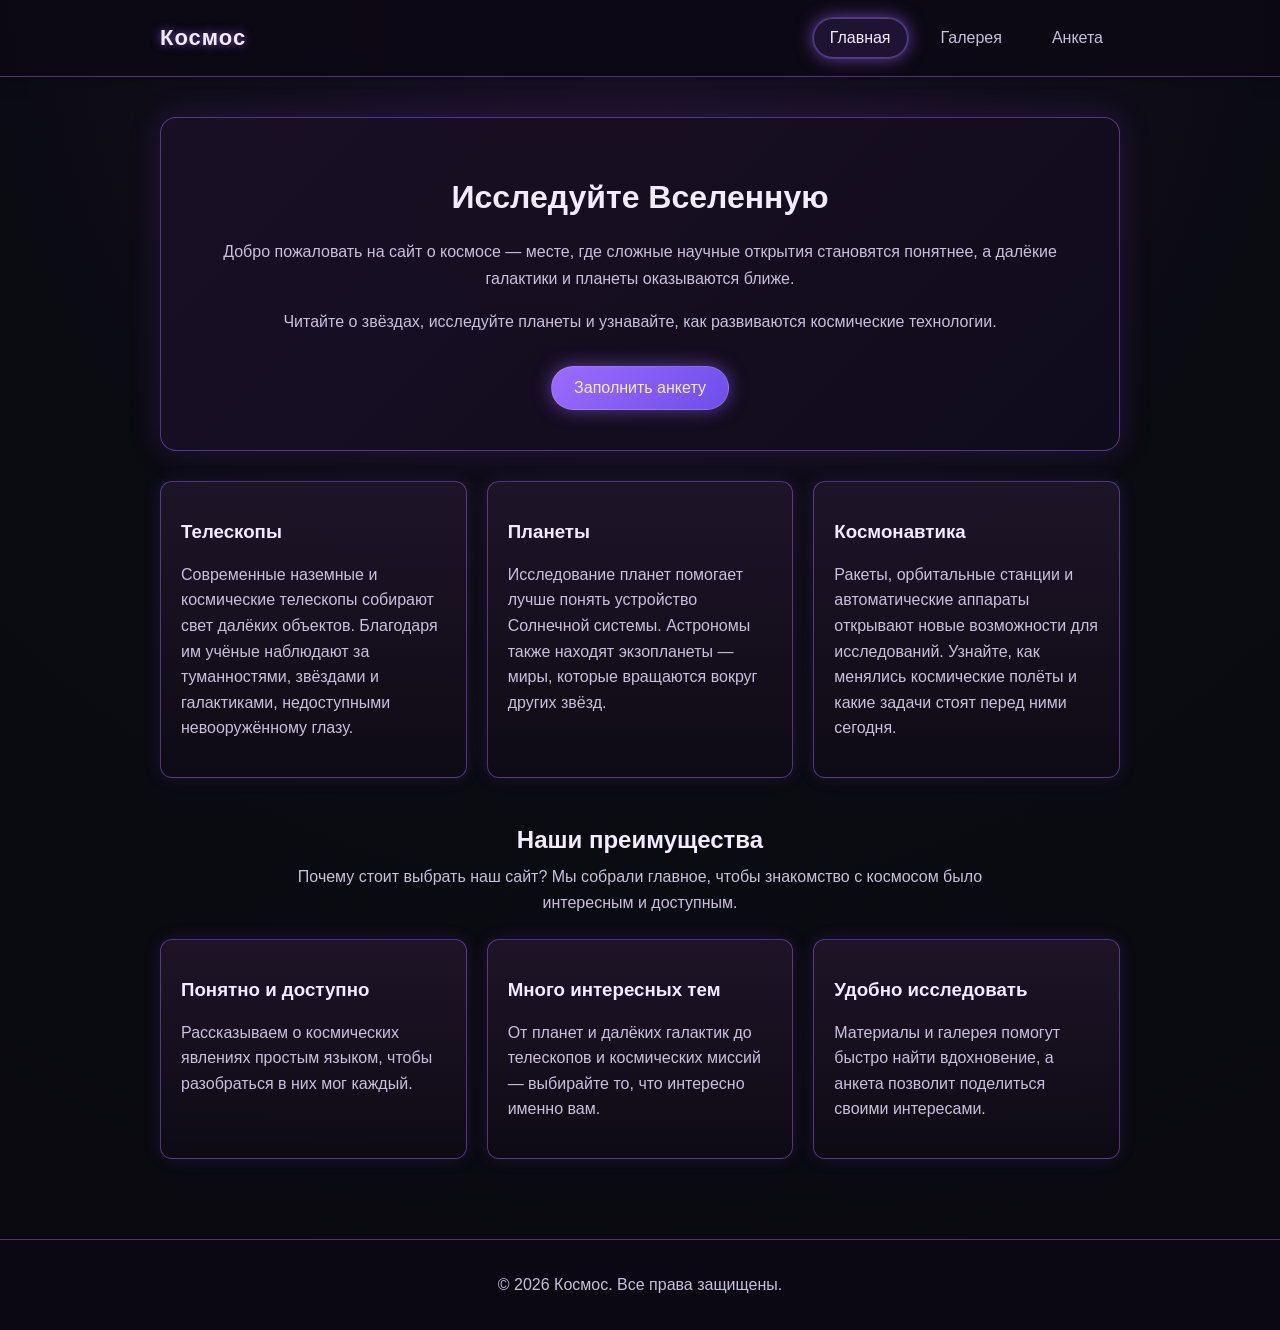
<file: index.html>
<!DOCTYPE html>
<html lang="ru">
<head>
    <meta charset="UTF-8">
    <meta name="viewport" content="width=device-width, initial-scale=1.0">
    <title>Главная — Космос</title>
    <link rel="stylesheet" href="style.css">
    <meta charset="UTF-8">
<meta name="viewport" content="width=device-width, initial-scale=1.0">

<title>Исследуйте Вселенную — Космос</title>

<meta name="description" content="Исследуйте Вселенную: читайте о звёздах, планетах, телескопах и космонавтике. Узнавайте о космических технологиях и открытиях.">

<meta name="keywords" content="космос, Вселенная, планеты, звёзды, телескопы, галактики, космонавтика, космические технологии, астрономия">

<meta name="author" content="Космос">
<meta name="robots" content="index, follow">
<meta name="theme-color" content="#080D24">

<meta property="og:title" content="Исследуйте Вселенную">
<meta property="og:description" content="Откройте для себя мир космоса. Читайте о звёздах, планетах, телескопах и современных космических технологиях.">
<meta property="og:image" content="https://example.com/images/space-preview.jpg">
<meta property="og:url" content="https://example.com/">
<meta property="og:type" content="website">
<meta property="og:site_name" content="Космос">
<meta property="og:locale" content="ru_RU">
<meta property="og:image:width" content="1200">
<meta property="og:image:height" content="630">
<meta property="og:image:alt" content="Космос, звёзды и далёкие галактики">


<meta name="twitter:card" content="summary_large_image">
<meta name="twitter:title" content="Исследуйте Вселенную">
<meta name="twitter:description" content="Изучайте планеты, звёзды, телескопы и космические технологии.">
<meta name="twitter:image" content="https://example.com/images/space-preview.jpg">

<link rel="canonical" href="ну нету у меня ссылки">
</head>
<body>

    <div class="header-container">
        <div class="container">
            <a href="index.html" class="logo">Космос</a>
            <ul class="menu">
                <li><a href="index.html" class="active">Главная</a></li>
                <li><a href="gallery.html">Галерея</a></li>
                <li><a href="form.html">Анкета</a></li>
            </ul>
        </div>
    </div>

    <div class="content-container">
        <div class="container">
            <div class="hero-block">
                <h1>Исследуйте Вселенную</h1>
                <p>Добро пожаловать на сайт о космосе — месте, где сложные научные открытия становятся понятнее, а далёкие галактики и планеты оказываются ближе.</p>
                <p>Читайте о звёздах, исследуйте планеты и узнавайте, как развиваются космические технологии.</p>
                <a href="form.html" class="button">Заполнить анкету</a>
            </div>

            <div class="cards-grid">
                <div class="card">
                    <h3>Телескопы</h3>
                    <p>Современные наземные и космические телескопы собирают свет далёких объектов. Благодаря им учёные наблюдают за туманностями, звёздами и галактиками, недоступными невооружённому глазу.</p>
                </div>
                <div class="card">
                    <h3>Планеты</h3>
                    <p>Исследование планет помогает лучше понять устройство Солнечной системы. Астрономы также находят экзопланеты — миры, которые вращаются вокруг других звёзд.</p>
                </div>
                <div class="card">
                    <h3>Космонавтика</h3>
                    <p>Ракеты, орбитальные станции и автоматические аппараты открывают новые возможности для исследований. Узнайте, как менялись космические полёты и какие задачи стоят перед ними сегодня.</p>
                </div>
            </div>

            <section class="advantages">
                <h2>Наши преимущества</h2>
                <p class="advantages-intro">Почему стоит выбрать наш сайт? Мы собрали главное, чтобы знакомство с космосом было интересным и доступным.</p>
                <div class="cards-grid">
                    <div class="card">
                        <h3>Понятно и доступно</h3>
                        <p>Рассказываем о космических явлениях простым языком, чтобы разобраться в них мог каждый.</p>
                    </div>
                    <div class="card">
                        <h3>Много интересных тем</h3>
                        <p>От планет и далёких галактик до телескопов и космических миссий — выбирайте то, что интересно именно вам.</p>
                    </div>
                    <div class="card">
                        <h3>Удобно исследовать</h3>
                        <p>Материалы и галерея помогут быстро найти вдохновение, а анкета позволит поделиться своими интересами.</p>
                    </div>
                </div>
            </section>
        </div>
    </div>

    <div class="footer-container">
        <div class="container">
            <p>&copy; 2026 Космос. Все права защищены.</p>
        </div>
    </div>

</body>
</html>
</file>
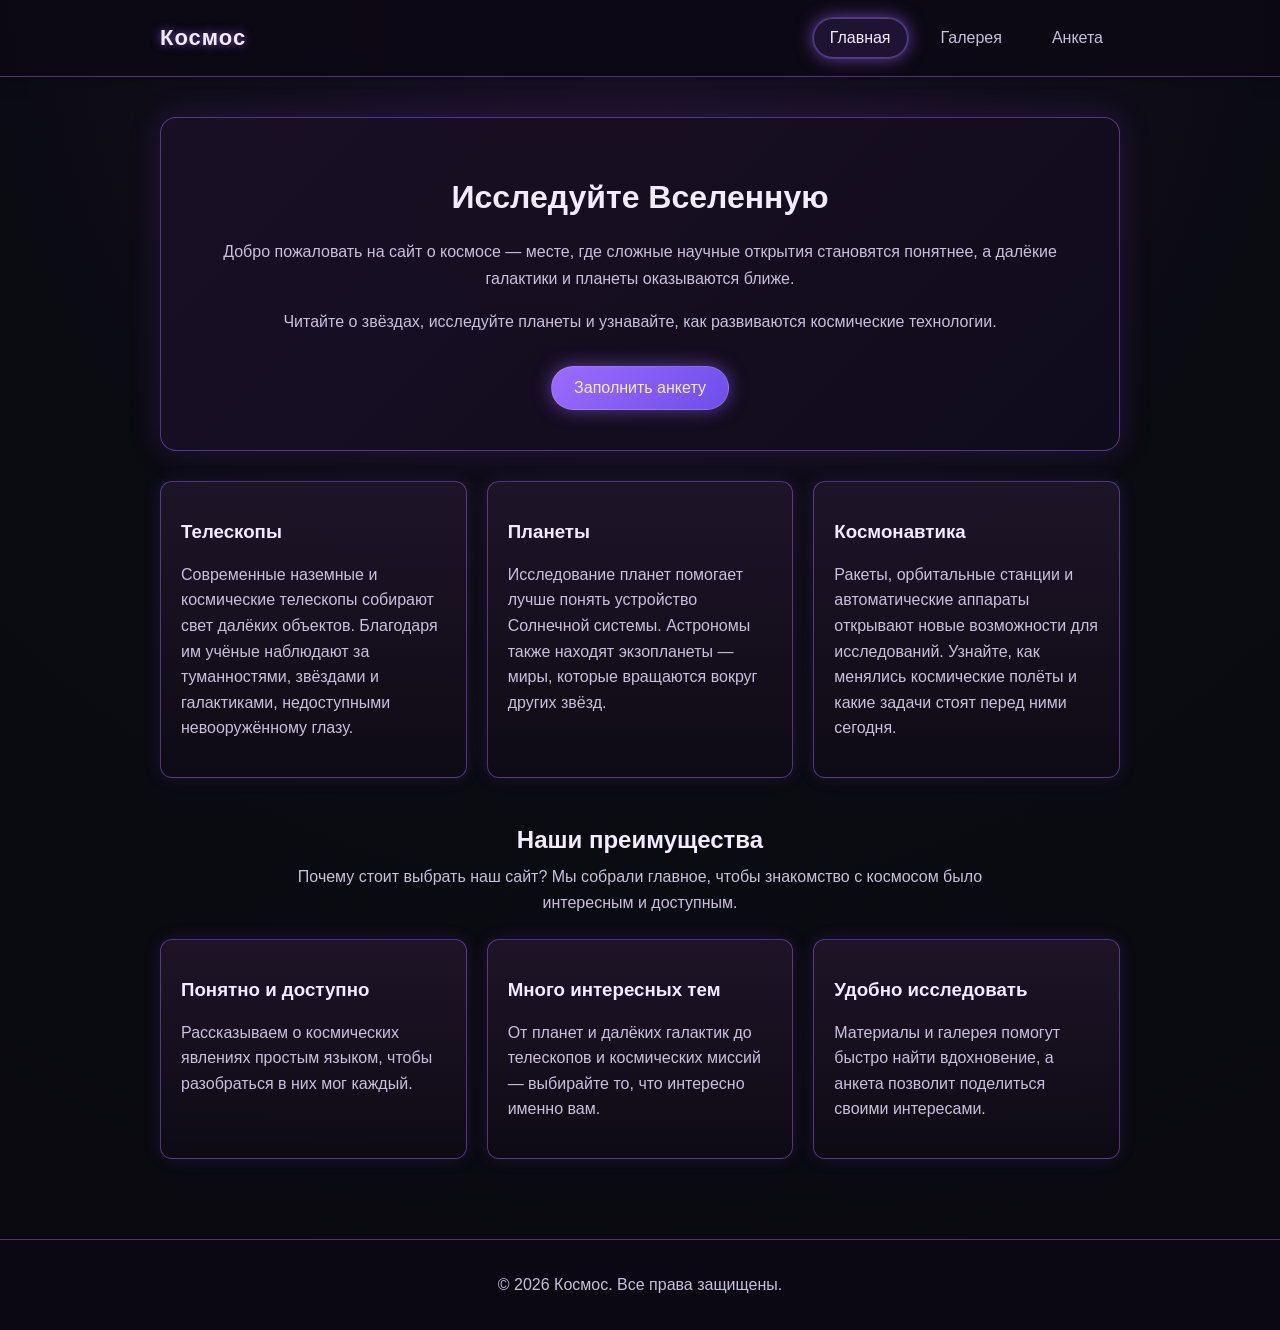
<file: 123/index.html>
<!DOCTYPE html>
<html lang="ru">
<head>
    <meta charset="UTF-8">
    <meta name="viewport" content="width=device-width, initial-scale=1.0">
    <title>Главная — Космос</title>
    <link rel="stylesheet" href="style.css">
</head>
<body>

    <div class="header-container">
        <div class="container">
            <a href="index.html" class="logo">Космос</a>
            <ul class="menu">
                <li><a href="index.html" class="active">Главная</a></li>
                <li><a href="gallery.html">Галерея</a></li>
                <li><a href="form.html">Анкета</a></li>
            </ul>
        </div>
    </div>

    <div class="content-container">
        <div class="container">
            <div class="hero-block">
                <h1>Исследуйте Вселенную</h1>
                <p>Добро пожаловать на сайт о космосе — месте, где сложные научные открытия становятся понятнее, а далёкие галактики и планеты оказываются ближе.</p>
                <p>Читайте о звёздах, исследуйте планеты и узнавайте, как развиваются космические технологии.</p>
                <a href="form.html" class="button">Заполнить анкету</a>
            </div>

            <div class="cards-grid">
                <div class="card">
                    <h3>Телескопы</h3>
                    <p>Современные наземные и космические телескопы собирают свет далёких объектов. Благодаря им учёные наблюдают за туманностями, звёздами и галактиками, недоступными невооружённому глазу.</p>
                </div>
                <div class="card">
                    <h3>Планеты</h3>
                    <p>Исследование планет помогает лучше понять устройство Солнечной системы. Астрономы также находят экзопланеты — миры, которые вращаются вокруг других звёзд.</p>
                </div>
                <div class="card">
                    <h3>Космонавтика</h3>
                    <p>Ракеты, орбитальные станции и автоматические аппараты открывают новые возможности для исследований. Узнайте, как менялись космические полёты и какие задачи стоят перед ними сегодня.</p>
                </div>
            </div>

            <section class="advantages">
                <h2>Наши преимущества</h2>
                <p class="advantages-intro">Почему стоит выбрать наш сайт? Мы собрали главное, чтобы знакомство с космосом было интересным и доступным.</p>
                <div class="cards-grid">
                    <div class="card">
                        <h3>Понятно и доступно</h3>
                        <p>Рассказываем о космических явлениях простым языком, чтобы разобраться в них мог каждый.</p>
                    </div>
                    <div class="card">
                        <h3>Много интересных тем</h3>
                        <p>От планет и далёких галактик до телескопов и космических миссий — выбирайте то, что интересно именно вам.</p>
                    </div>
                    <div class="card">
                        <h3>Удобно исследовать</h3>
                        <p>Материалы и галерея помогут быстро найти вдохновение, а анкета позволит поделиться своими интересами.</p>
                    </div>
                </div>
            </section>
        </div>
    </div>

    <div class="footer-container">
        <div class="container">
            <p>&copy; 2026 Космос. Все права защищены.</p>
        </div>
    </div>

</body>
</html>
</file>
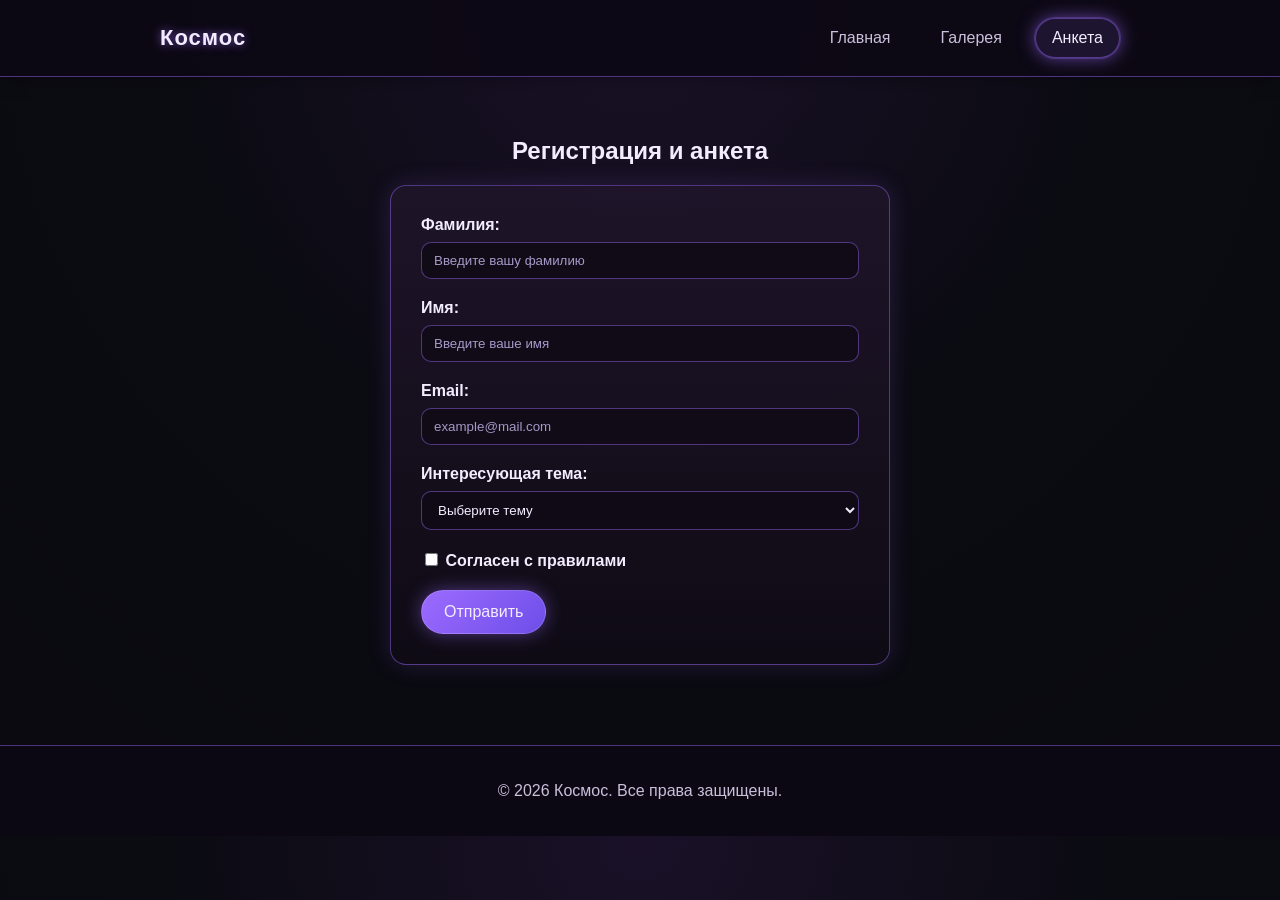
<file: form.html>
<!DOCTYPE html>
<html lang="ru">
<head>
    <meta charset="UTF-8">
    <meta name="viewport" content="width=device-width, initial-scale=1.0">
    <title>Анкета — Космос</title>
    <link rel="stylesheet" href="form.css">
</head>
<body>

    <div class="header-container">
        <div class="container">
            <a href="index.html" class="logo">Космос</a>
            <ul class="menu">
                <li><a href="index.html">Главная</a></li>
                <li><a href="gallery.html">Галерея</a></li>
                <li><a href="form.html" class="active">Анкета</a></li>
            </ul>
        </div>
    </div>

    <div class="content-container">
        <div class="container">
            <h2>Регистрация и анкета</h2>
            
            <div class="form-container">
                <form action="#" method="post" onsubmit="window.location.href='404.html'; return false;">
                    
                    <div class="form-group">
                        <label for="surname">Фамилия:</label>
                        <input type="text" id="surname" name="surname" required minlength="2" pattern="[А-Яа-яЁёA-Za-z-]+" title="Введите фамилию без цифр и спецсимволов" placeholder="Введите вашу фамилию">
                    </div>

                    <div class="form-group">
                        <label for="name">Имя:</label>
                        <input type="text" id="name" name="name" required minlength="2" pattern="[А-Яа-яЁёA-Za-z-]+" title="Введите имя без цифр и спецсимволов" placeholder="Введите ваше имя">
                    </div>

                    <div class="form-group">
                        <label for="email">Email:</label>
                        <input type="email" id="email" name="email" required placeholder="example@mail.com">
                    </div>

                    <div class="form-group">
                        <label for="theme">Интересующая тема:</label>
                        <select id="theme" name="theme" required>
                            <option value="" disabled selected>Выберите тему</option>
                            <option value="stars">Звезды</option>
                            <option value="planets">Планеты</option>
                            <option value="rockets">Ракеты</option>
                        </select>
                    </div>

                    <div class="form-group">
                        <label>
                            <input type="checkbox" name="rules" required> Согласен с правилами
                        </label>
                    </div>

                    <button type="submit" class="button">Отправить</button>
                </form>
            </div>
        </div>
    </div>

    <div class="footer-container">
        <div class="container">
            <p>&copy; 2026 Космос. Все права защищены.</p>
        </div>
    </div>

</body>
</html>
</file>
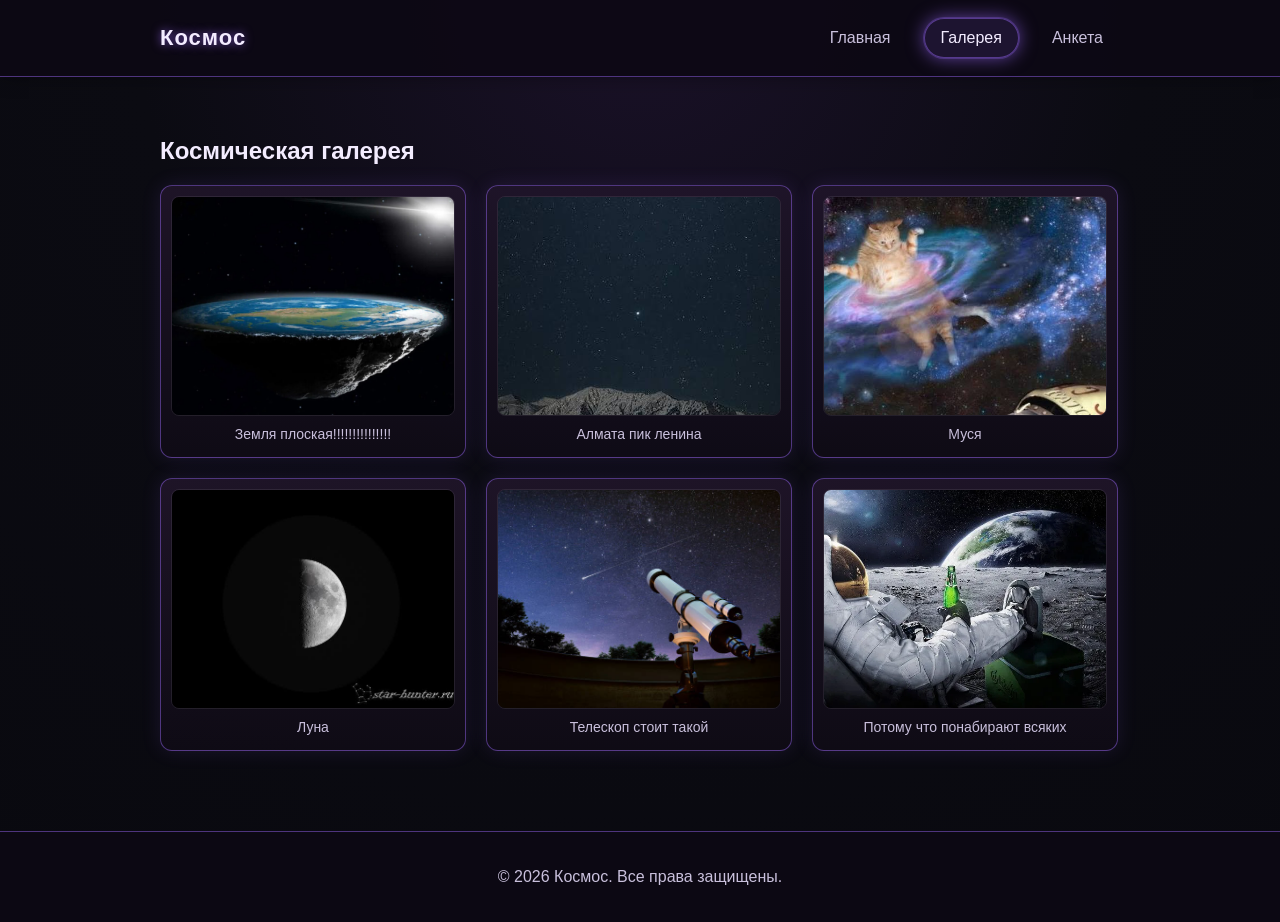
<file: gallery.html>
<!DOCTYPE html>
<html lang="ru">
<head>
    <meta charset="UTF-8">
    <meta name="viewport" content="width=device-width, initial-scale=1.0">
    <title>Галерея — Космос</title>
    <link rel="stylesheet" href="gallery.css">
</head>
<body>

    <div class="header-container">
        <div class="container">
            <a href="index.html" class="logo">Космос</a>
            <ul class="menu">
                <li><a href="index.html">Главная</a></li>
                <li><a href="gallery.html" class="active">Галерея</a></li>
                <li><a href="form.html">Анкета</a></li>
            </ul>
        </div>
    </div>

    <div class="content-container">
        <div class="container">
            <h2>Космическая галерея</h2>
            <div class="gallery-grid">
                <figure class="gallery-item">
                    <img src="./abc/1129638660-6426a280894d7.jpg" alt="Фото 1" loading="lazy">
                    <figcaption>Земля плоская!!!!!!!!!!!!!!!</figcaption>
                </figure>
                <figure class="gallery-item">
                    <img src="./abc/images (1).jpg" alt="Фото 2" loading="lazy">
                    <figcaption>Алмата пик ленина</figcaption>
                </figure>
                <figure class="gallery-item">
                    <img src="./abc/images (2).jpg" alt="Фото 3" loading="lazy">
                    <figcaption>Муся</figcaption>
                </figure>
                <figure class="gallery-item">
                    <img src="./abc/images.jpg" alt="Фото 4" loading="lazy">
                    <figcaption>Луна</figcaption>
                </figure>
                <figure class="gallery-item">
                    <img src="./abc/istockphoto-1418847625-612x612.jpg" alt="Фото 5" loading="lazy">
                    <figcaption>Телескоп стоит такой</figcaption>
                </figure>
                <figure class="gallery-item">
                    <img src="./abc/kosmonavt_luna_otdyh_1920x1200-650x406-1.jpg" alt="Фото 6" loading="lazy">
                    <figcaption>Потому что понабирают всяких</figcaption>
                </figure>
            </div>
        </div>
    </div>

    <div class="footer-container">
        <div class="container">
            <p>&copy; 2026 Космос. Все права защищены.</p>
        </div>
    </div>

</body>
</html>
</file>
<file: style.css>
:root {
    --bg: #0b0b12;
    --bg-2: #12121a;
    --panel: #1a1026;
    --panel-strong: #221333;
    --text: #f3ecff;
    --muted: #c9c0dc;
    --accent: #9d6bff;
    --accent-2: #d8b4ff;
    --border: rgba(157, 107, 255, 0.45);
    --shadow: rgba(157, 107, 255, 0.55);
}

* {
    box-sizing: border-box;
}

body {
    font-family: Arial, sans-serif;
    margin: 0;
    padding: 0;
    background: radial-gradient(circle at top, #1a1128 0%, var(--bg) 45%, #09090f 100%);
    color: var(--text);
}

.container {
    width: 1000px;
    max-width: calc(100% - 40px);
    margin: 0 auto;
    padding: 0 20px;
}

.header-container {
    background: rgba(12, 8, 20, 0.92);
    border-bottom: 1px solid var(--border);
    color: var(--text);
    padding: 18px 0;
    box-shadow: 0 0 18px rgba(0, 0, 0, 0.35);
}

.header-container .container {
    display: flex;
    justify-content: space-between;
    align-items: center;
}

.logo {
    color: var(--text);
    text-decoration: none;
    font-size: 22px;
    font-weight: bold;
    letter-spacing: 1px;
    text-shadow: 0 0 10px rgba(157, 107, 255, 0.7);
}

.menu {
    list-style: none;
    display: flex;
    gap: 16px;
    margin: 0;
    padding: 0;
}

.menu a {
    color: var(--muted);
    text-decoration: none;
    padding: 10px 16px;
    border: 1px solid transparent;
    border-radius: 999px;
    transition: all 0.25s ease;
    display: inline-block;
}

.menu a:hover,
.menu a:focus-visible,
.menu a:active,
.menu a.active {
    color: var(--text);
    border-color: var(--border);
    background: rgba(157, 107, 255, 0.12);
    box-shadow: 0 0 0 1px rgba(157, 107, 255, 0.25), 0 0 18px rgba(157, 107, 255, 0.6);
    outline: none;
}

.content-container {
    padding: 40px 0;
}

.hero-block {
    text-align: center;
    background: linear-gradient(135deg, rgba(26, 16, 38, 0.95), rgba(17, 12, 28, 0.95));
    padding: 40px;
    border-radius: 16px;
    margin-bottom: 30px;
    border: 1px solid var(--border);
    box-shadow: 0 0 30px rgba(97, 44, 155, 0.3);
}

.hero-block p,
.card p,
.footer-container p {
    color: var(--muted);
}

.button {
    display: inline-block;
    background: linear-gradient(135deg, var(--accent), #6d4ee8);
    color: var(--text);
    padding: 12px 22px;
    text-decoration: none;
    border-radius: 999px;
    margin-top: 15px;
    border: 1px solid rgba(255, 255, 255, 0.15);
    box-shadow: 0 0 18px rgba(157, 107, 255, 0.5);
    transition: transform 0.2s ease, box-shadow 0.2s ease;
}

.button:hover,
.button:focus-visible,
.button:active {
    transform: translateY(-1px);
    box-shadow: 0 0 22px rgba(157, 107, 255, 0.8);
    outline: none;
}

.cards-grid {
    display: flex;
    gap: 20px;
}

.hero-block p {
    line-height: 1.7;
}

.card {
    background: linear-gradient(180deg, rgba(32, 21, 42, 0.9), rgba(15, 11, 22, 0.9));
    padding: 20px;
    border-radius: 12px;
    flex: 1;
    border: 1px solid rgba(157, 107, 255, 0.45);
    box-shadow: 0 0 18px rgba(157, 107, 255, 0.12);
    transition: transform 0.25s ease, border-color 0.25s ease, box-shadow 0.25s ease;
}

.card:hover {
    transform: translateY(-6px);
    border-color: var(--accent-2);
    box-shadow: 0 0 22px rgba(157, 107, 255, 0.45);
}

.card p {
    line-height: 1.6;
}

.advantages {
    margin-top: 48px;
}

.advantages h2 {
    margin-bottom: 10px;
    text-align: center;
}

.advantages-intro {
    margin: 0 auto 24px;
    max-width: 700px;
    color: var(--muted);
    line-height: 1.6;
    text-align: center;
}

.footer-container {
    background: rgba(12, 8, 20, 0.92);
    border-top: 1px solid var(--border);
    color: var(--muted);
    text-align: center;
    padding: 20px 0;
    margin-top: 40px;
}

@media (max-width: 768px) {
    .header-container .container {
        flex-direction: column;
        gap: 16px;
    }

    .menu {
        flex-wrap: wrap;
        justify-content: center;
        gap: 8px;
    }

    .content-container {
        padding: 28px 0;
    }

    .hero-block {
        padding: 30px 24px;
    }

    .cards-grid {
        flex-wrap: wrap;
    }

    .card {
        flex: 1 1 calc(50% - 10px);
    }
}

@media (max-width: 480px) {
    .container {
        max-width: calc(100% - 20px);
        padding: 0 10px;
    }

    .header-container {
        padding: 14px 0;
    }

    .menu a {
        padding: 8px 10px;
        font-size: 14px;
    }

    .hero-block {
        padding: 24px 16px;
    }

    .hero-block h1 {
        font-size: 28px;
    }

    .cards-grid {
        flex-direction: column;
    }

    .card {
        flex: 1 1 auto;
    }

    .advantages {
        margin-top: 36px;
    }
}
</file>
<file: 123/style.css>
:root {
    --bg: #0b0b12;
    --bg-2: #12121a;
    --panel: #1a1026;
    --panel-strong: #221333;
    --text: #f3ecff;
    --muted: #c9c0dc;
    --accent: #9d6bff;
    --accent-2: #d8b4ff;
    --border: rgba(157, 107, 255, 0.45);
    --shadow: rgba(157, 107, 255, 0.55);
}

* {
    box-sizing: border-box;
}

body {
    font-family: Arial, sans-serif;
    margin: 0;
    padding: 0;
    background: radial-gradient(circle at top, #1a1128 0%, var(--bg) 45%, #09090f 100%);
    color: var(--text);
}

.container {
    width: 1000px;
    max-width: calc(100% - 40px);
    margin: 0 auto;
    padding: 0 20px;
}

.header-container {
    background: rgba(12, 8, 20, 0.92);
    border-bottom: 1px solid var(--border);
    color: var(--text);
    padding: 18px 0;
    box-shadow: 0 0 18px rgba(0, 0, 0, 0.35);
}

.header-container .container {
    display: flex;
    justify-content: space-between;
    align-items: center;
}

.logo {
    color: var(--text);
    text-decoration: none;
    font-size: 22px;
    font-weight: bold;
    letter-spacing: 1px;
    text-shadow: 0 0 10px rgba(157, 107, 255, 0.7);
}

.menu {
    list-style: none;
    display: flex;
    gap: 16px;
    margin: 0;
    padding: 0;
}

.menu a {
    color: var(--muted);
    text-decoration: none;
    padding: 10px 16px;
    border: 1px solid transparent;
    border-radius: 999px;
    transition: all 0.25s ease;
    display: inline-block;
}

.menu a:hover,
.menu a:focus-visible,
.menu a:active,
.menu a.active {
    color: var(--text);
    border-color: var(--border);
    background: rgba(157, 107, 255, 0.12);
    box-shadow: 0 0 0 1px rgba(157, 107, 255, 0.25), 0 0 18px rgba(157, 107, 255, 0.6);
    outline: none;
}

.content-container {
    padding: 40px 0;
}

.hero-block {
    text-align: center;
    background: linear-gradient(135deg, rgba(26, 16, 38, 0.95), rgba(17, 12, 28, 0.95));
    padding: 40px;
    border-radius: 16px;
    margin-bottom: 30px;
    border: 1px solid var(--border);
    box-shadow: 0 0 30px rgba(97, 44, 155, 0.3);
}

.hero-block p,
.card p,
.footer-container p {
    color: var(--muted);
}

.button {
    display: inline-block;
    background: linear-gradient(135deg, var(--accent), #6d4ee8);
    color: var(--text);
    padding: 12px 22px;
    text-decoration: none;
    border-radius: 999px;
    margin-top: 15px;
    border: 1px solid rgba(255, 255, 255, 0.15);
    box-shadow: 0 0 18px rgba(157, 107, 255, 0.5);
    transition: transform 0.2s ease, box-shadow 0.2s ease;
}

.button:hover,
.button:focus-visible,
.button:active {
    transform: translateY(-1px);
    box-shadow: 0 0 22px rgba(157, 107, 255, 0.8);
    outline: none;
}

.cards-grid {
    display: flex;
    gap: 20px;
}

.hero-block p {
    line-height: 1.7;
}

.card {
    background: linear-gradient(180deg, rgba(32, 21, 42, 0.9), rgba(15, 11, 22, 0.9));
    padding: 20px;
    border-radius: 12px;
    flex: 1;
    border: 1px solid rgba(157, 107, 255, 0.45);
    box-shadow: 0 0 18px rgba(157, 107, 255, 0.12);
    transition: transform 0.25s ease, border-color 0.25s ease, box-shadow 0.25s ease;
}

.card:hover {
    transform: translateY(-6px);
    border-color: var(--accent-2);
    box-shadow: 0 0 22px rgba(157, 107, 255, 0.45);
}

.card p {
    line-height: 1.6;
}

.advantages {
    margin-top: 48px;
}

.advantages h2 {
    margin-bottom: 10px;
    text-align: center;
}

.advantages-intro {
    margin: 0 auto 24px;
    max-width: 700px;
    color: var(--muted);
    line-height: 1.6;
    text-align: center;
}

.footer-container {
    background: rgba(12, 8, 20, 0.92);
    border-top: 1px solid var(--border);
    color: var(--muted);
    text-align: center;
    padding: 20px 0;
    margin-top: 40px;
}

@media (max-width: 768px) {
    .header-container .container {
        flex-direction: column;
        gap: 16px;
    }

    .menu {
        flex-wrap: wrap;
        justify-content: center;
        gap: 8px;
    }

    .content-container {
        padding: 28px 0;
    }

    .hero-block {
        padding: 30px 24px;
    }

    .cards-grid {
        flex-wrap: wrap;
    }

    .card {
        flex: 1 1 calc(50% - 10px);
    }
}

@media (max-width: 480px) {
    .container {
        max-width: calc(100% - 20px);
        padding: 0 10px;
    }

    .header-container {
        padding: 14px 0;
    }

    .menu a {
        padding: 8px 10px;
        font-size: 14px;
    }

    .hero-block {
        padding: 24px 16px;
    }

    .hero-block h1 {
        font-size: 28px;
    }

    .cards-grid {
        flex-direction: column;
    }

    .card {
        flex: 1 1 auto;
    }

    .advantages {
        margin-top: 36px;
    }
}
</file>
<file: form.css>
:root {
    --bg: #0b0b12;
    --bg-2: #12121a;
    --panel: #1a1026;
    --panel-strong: #221333;
    --text: #f3ecff;
    --muted: #c9c0dc;
    --accent: #9d6bff;
    --accent-2: #d8b4ff;
    --border: rgba(157, 107, 255, 0.45);
    --shadow: rgba(157, 107, 255, 0.55);
}

* {
    box-sizing: border-box;
}

body {
    font-family: Arial, sans-serif;
    margin: 0;
    padding: 0;
    background: radial-gradient(circle at top, #1a1128 0%, var(--bg) 45%, #09090f 100%);
    color: var(--text);
}

.container {
    width: 1000px;
    max-width: calc(100% - 40px);
    margin: 0 auto;
    padding: 0 20px;
}

.header-container {
    background: rgba(12, 8, 20, 0.92);
    border-bottom: 1px solid var(--border);
    color: var(--text);
    padding: 18px 0;
    box-shadow: 0 0 18px rgba(0, 0, 0, 0.35);
}

.header-container .container {
    display: flex;
    justify-content: space-between;
    align-items: center;
}

.logo {
    color: var(--text);
    text-decoration: none;
    font-size: 22px;
    font-weight: bold;
    letter-spacing: 1px;
    text-shadow: 0 0 10px rgba(157, 107, 255, 0.7);
}

.menu {
    list-style: none;
    display: flex;
    gap: 16px;
    margin: 0;
    padding: 0;
}

.menu a {
    color: var(--muted);
    text-decoration: none;
    padding: 10px 16px;
    border: 1px solid transparent;
    border-radius: 999px;
    transition: all 0.25s ease;
    display: inline-block;
}

.menu a:hover,
.menu a:focus-visible,
.menu a:active,
.menu a.active {
    color: var(--text);
    border-color: var(--border);
    background: rgba(157, 107, 255, 0.12);
    box-shadow: 0 0 0 1px rgba(157, 107, 255, 0.25), 0 0 18px rgba(157, 107, 255, 0.6);
    outline: none;
}

.content-container {
    padding: 40px 0;
}

.content-container h2 {
    text-align: center;
}

.form-container {
    background: linear-gradient(180deg, rgba(32, 21, 42, 0.9), rgba(15, 11, 22, 0.9));
    padding: 30px;
    border-radius: 16px;
    max-width: 500px;
    margin: 0 auto;
    border: 1px solid var(--border);
    box-shadow: 0 0 24px rgba(157, 107, 255, 0.16);
}

.form-group {
    margin-bottom: 20px;
}

.form-group label {
    display: block;
    margin-bottom: 8px;
    font-weight: bold;
    color: var(--text);
}

.form-group input[type="text"],
.form-group input[type="email"],
.form-group select {
    width: 100%;
    padding: 10px 12px;
    border: 1px solid rgba(157, 107, 255, 0.45);
    background: rgba(15, 11, 22, 0.8);
    color: var(--text);
    border-radius: 10px;
    box-sizing: border-box;
}

.form-group input::placeholder {
    color: #a699c7;
}

.button {
    background: linear-gradient(135deg, var(--accent), #6d4ee8);
    color: var(--text);
    border: 1px solid rgba(255, 255, 255, 0.15);
    padding: 12px 22px;
    font-size: 16px;
    border-radius: 999px;
    cursor: pointer;
    box-shadow: 0 0 18px rgba(157, 107, 255, 0.45);
    transition: transform 0.2s ease, box-shadow 0.2s ease;
}

.button:hover,
.button:focus-visible,
.button:active {
    transform: translateY(-1px);
    box-shadow: 0 0 22px rgba(157, 107, 255, 0.8);
    outline: none;
}

.footer-container {
    background: rgba(12, 8, 20, 0.92);
    border-top: 1px solid var(--border);
    color: var(--muted);
    text-align: center;
    padding: 20px 0;
    margin-top: 40px;
}

@media (max-width: 768px) {
    .header-container .container {
        flex-direction: column;
        gap: 16px;
    }

    .menu {
        flex-wrap: wrap;
        justify-content: center;
        gap: 8px;
    }

    .content-container {
        padding: 28px 0;
    }
}

@media (max-width: 480px) {
    .container {
        max-width: calc(100% - 20px);
        padding: 0 10px;
    }

    .header-container {
        padding: 14px 0;
    }

    .menu a {
        padding: 8px 10px;
        font-size: 14px;
    }

    .content-container {
        padding: 24px 0;
    }

    .form-container {
        padding: 20px 16px;
    }

    .form-group {
        margin-bottom: 16px;
    }

    .button {
        width: 100%;
    }
}
</file>
<file: gallery.css>
:root {
    --bg: #0b0b12;
    --bg-2: #12121a;
    --panel: #1a1026;
    --panel-strong: #221333;
    --text: #f3ecff;
    --muted: #c9c0dc;
    --accent: #9d6bff;
    --accent-2: #d8b4ff;
    --border: rgba(157, 107, 255, 0.45);
    --shadow: rgba(157, 107, 255, 0.55);
}

* {
    box-sizing: border-box;
}

body {
    font-family: Arial, sans-serif;
    margin: 0;
    padding: 0;
    background: radial-gradient(circle at top, #1a1128 0%, var(--bg) 45%, #09090f 100%);
    color: var(--text);
}

.container {
    width: 1000px;
    max-width: calc(100% - 40px);
    margin: 0 auto;
    padding: 0 20px;
}

.header-container {
    background: rgba(12, 8, 20, 0.92);
    border-bottom: 1px solid var(--border);
    color: var(--text);
    padding: 18px 0;
    box-shadow: 0 0 18px rgba(0, 0, 0, 0.35);
}

.header-container .container {
    display: flex;
    justify-content: space-between;
    align-items: center;
}

.logo {
    color: var(--text);
    text-decoration: none;
    font-size: 22px;
    font-weight: bold;
    letter-spacing: 1px;
    text-shadow: 0 0 10px rgba(157, 107, 255, 0.7);
}

.menu {
    list-style: none;
    display: flex;
    gap: 16px;
    margin: 0;
    padding: 0;
}

.menu a {
    color: var(--muted);
    text-decoration: none;
    padding: 10px 16px;
    border: 1px solid transparent;
    border-radius: 999px;
    transition: all 0.25s ease;
    display: inline-block;
}

.menu a:hover,
.menu a:focus-visible,
.menu a:active,
.menu a.active {
    color: var(--text);
    border-color: var(--border);
    background: rgba(157, 107, 255, 0.12);
    box-shadow: 0 0 0 1px rgba(157, 107, 255, 0.25), 0 0 18px rgba(157, 107, 255, 0.6);
    outline: none;
}

.content-container {
    padding: 40px 0;
}

.gallery-grid {
    display: flex;
    flex-wrap: wrap;
    gap: 20px;
    margin-top: 20px;
}

.gallery-item {
    background: linear-gradient(180deg, rgba(32, 21, 42, 0.9), rgba(15, 11, 22, 0.9));
    padding: 10px;
    border-radius: 12px;
    width: calc(33.333% - 14px);
    box-sizing: border-box;
    margin: 0;
    display: flex;
    flex-direction: column;
    gap: 10px;
    border: 1px solid var(--border);
    box-shadow: 0 0 20px rgba(157, 107, 255, 0.12);
    transition: transform 0.25s ease, border-color 0.25s ease, box-shadow 0.25s ease;
}

.gallery-item:hover {
    transform: translateY(-6px);
    border-color: var(--accent-2);
    box-shadow: 0 0 22px rgba(157, 107, 255, 0.55);
}

.gallery-item img {
    width: 100%;
    height: 220px;
    object-fit: cover;
    display: block;
    border-radius: 8px;
    border: 1px solid rgba(255, 255, 255, 0.08);
}

.gallery-item figcaption {
    text-align: center;
    font-size: 14px;
    color: var(--muted);
    padding-bottom: 5px;
}

.footer-container {
    background: rgba(12, 8, 20, 0.92);
    border-top: 1px solid var(--border);
    color: var(--muted);
    text-align: center;
    padding: 20px 0;
    margin-top: 40px;
}

@media (max-width: 768px) {
    .header-container .container {
        flex-direction: column;
        gap: 16px;
    }

    .menu {
        flex-wrap: wrap;
        justify-content: center;
        gap: 8px;
    }

    .content-container {
        padding: 28px 0;
    }

    .gallery-item {
        width: calc(50% - 10px);
    }
}

@media (max-width: 480px) {
    .container {
        max-width: calc(100% - 20px);
        padding: 0 10px;
    }

    .header-container {
        padding: 14px 0;
    }

    .menu a {
        padding: 8px 10px;
        font-size: 14px;
    }

    .gallery-grid {
        gap: 14px;
    }

    .gallery-item {
        width: 100%;
    }

    .gallery-item img {
        height: 200px;
    }
}
</file>
